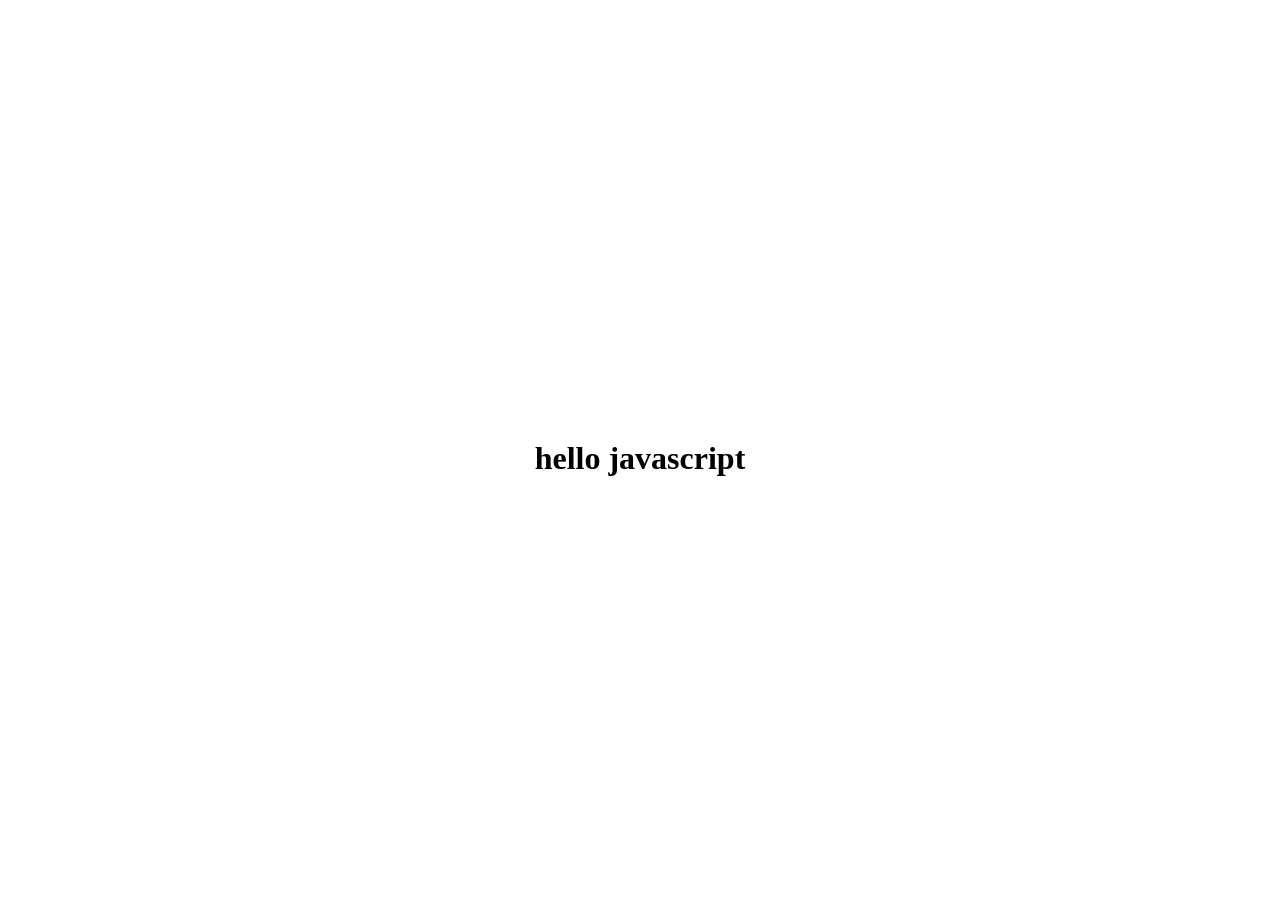
<file: client/index.html>
<!doctype html>
<html lang="ko">
  <head>
    <meta charset="UTF-8" />
    <meta name="viewport" content="width=device-width, initial-scale=1.0" />
    <title>범쌤과 함께하는 자바스크립트</title>
    <link rel="shortcut icon" href="./assets/tiger.svg" type="image/x-icon" />
    <link rel="stylesheet" href="./style.css" />
    <script src="https://cdnjs.cloudflare.com/ajax/libs/gsap/3.12.4/gsap.min.js"></script>
    <script src="./main.js" type="module"></script>
  </head>
  <body>
    <h1>
      <span>hello</span>
      <span>javascript</span>
    </h1>
  </body>
</html>
</file>
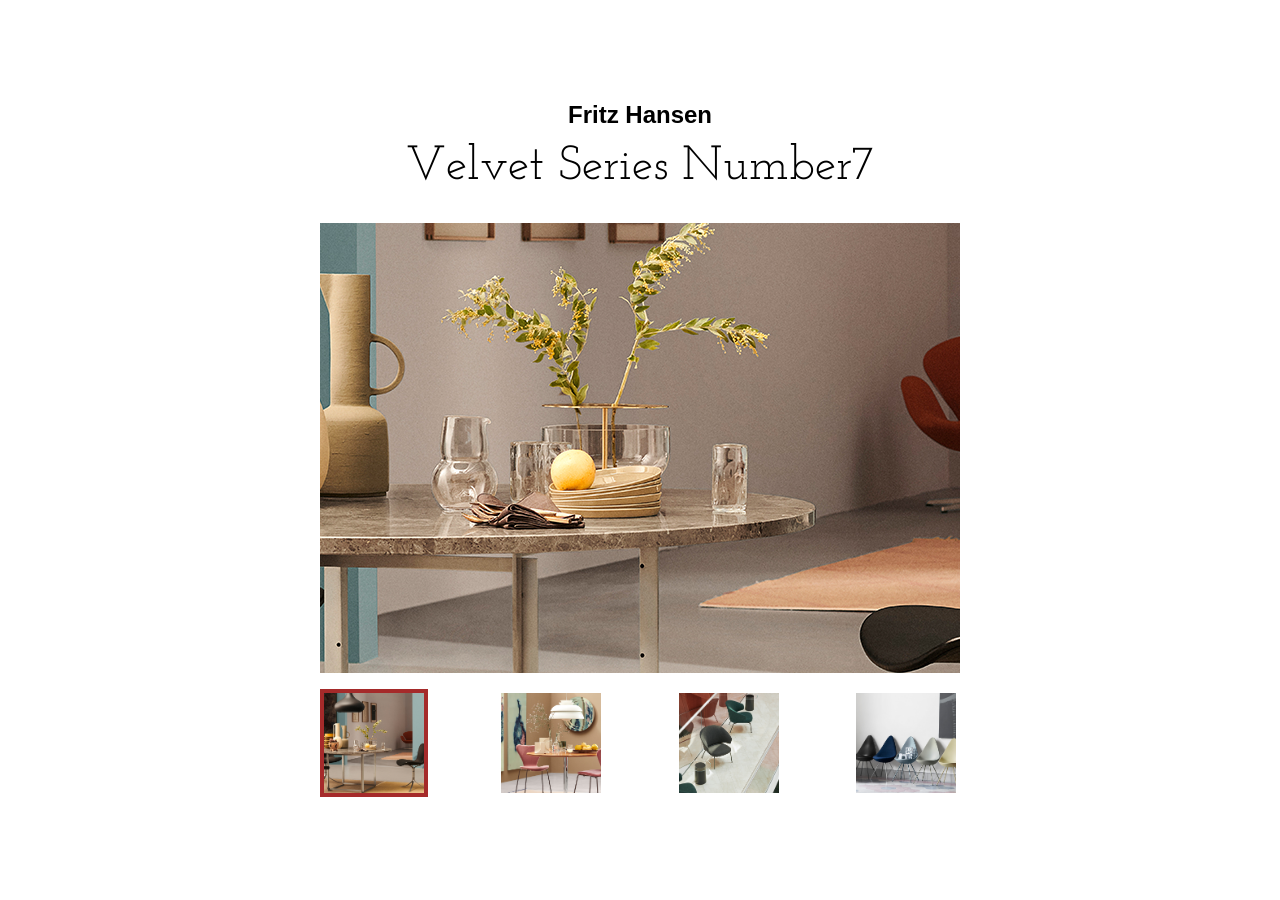
<file: delegation/client/part01.html>
<!doctype html>
<html lang="ko-KR">
  <head>
    <meta charset="UTF-8" />
    <meta http-equiv="X-UA-Compatible" content="IE=edge" />
    <meta name="viewport" content="width=device-width, initial-scale=1.0" />
    <title>Document</title>

    <link rel="stylesheet" href="./style/reset.css" />
    <link
      href="https://fonts.googleapis.com/css2?family=Josefin+Slab:wght@100&display=swap"
      rel="stylesheet"
    />
    <link rel="stylesheet" href="./style/part01.css" />
    <script src="https://cdnjs.cloudflare.com/ajax/libs/gsap/3.12.3/gsap.min.js"></script>
    <script src="./js/split.js"></script>
    <script defer src="./lib/dom/getNode.js"></script>
    <script defer src="./lib/dom/attr.js"></script>
    <script defer src="./lib/dom/css.js"></script>

    <script defer src="./js/part01.js"></script>
  </head>
  <body>
    <div class="container">
      <div class="heading">
        <h2>Fritz Hansen</h2>
        <h3>Velvet Series Number7</h3>
      </div>

      <div class="visual">
        <div>
          <img
            src="./assets/part01/visual1.jpg"
            alt="모던한 테이블과 화분의 조화를 표현한 공간"
          />
        </div>
      </div>

      <ul class="navigation">
        <li data-index="1" class="is-active">
          <a href="./assets/part01/visual1.jpg"
            ><img
              src="./assets/part01/visual1.jpg"
              alt="모던한 테이블과 화분의 조화를 표현한 공간"
          /></a>
        </li>
        <li data-index="2">
          <a href="./assets/part01/visual2.jpg"
            ><img
              src="./assets/part01/visual2.jpg"
              alt="강렬한 의자의 색상과 따뜻한 느낌의 공간"
          /></a>
        </li>
        <li data-index="3">
          <a href="./assets/part01/visual3.jpg"
            ><img
              src="./assets/part01/visual3.jpg"
              alt="호텔 라운지 느낌의 편안한 쉼터같은 의자가 있는 공간"
          /></a>
        </li>
        <li data-index="4">
          <a href="./assets/part01/visual4.jpg"
            ><img
              src="./assets/part01/visual4.jpg"
              alt="물방울 모양의 독특한 디자인의 의자들을 나열한 공간"
          /></a>
        </li>
      </ul>
    </div>
  </body>
</html>
</file>
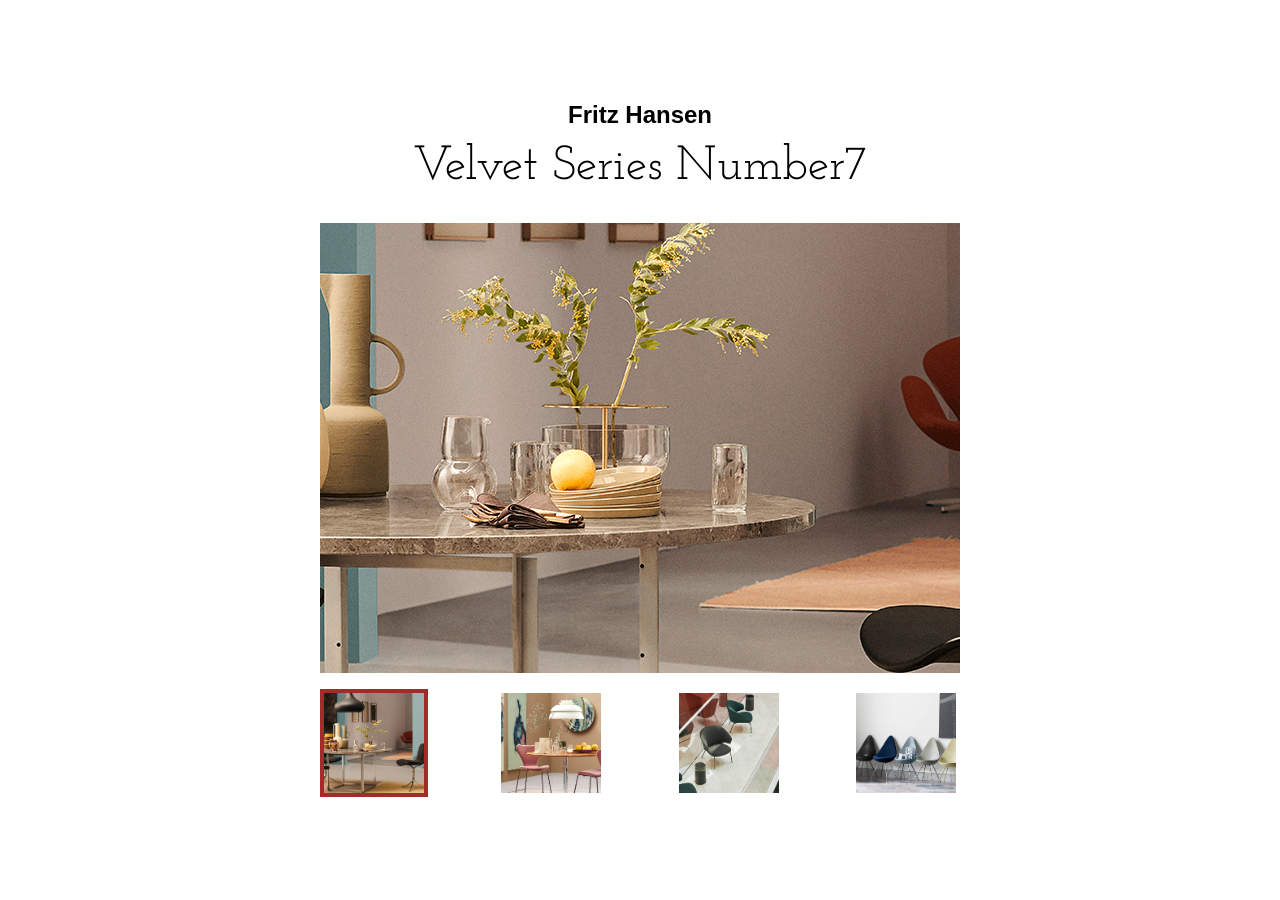
<file: delegation/client/part02.html>
<!doctype html>
<html lang="ko-KR">
  <head>
    <meta charset="UTF-8" />
    <meta http-equiv="X-UA-Compatible" content="IE=edge" />
    <meta name="viewport" content="width=device-width, initial-scale=1.0" />
    <title>jQuery</title>

    <link rel="stylesheet" href="./style/reset.css" />
    <link
      href="https://fonts.googleapis.com/css2?family=Josefin+Slab:wght@100&display=swap"
      rel="stylesheet"
    />
    <link rel="stylesheet" href="./style/part01.css" />

    <script src="https://code.jquery.com/jquery-3.7.0.min.js"></script>
    <script defer src="./js/part02.js"></script>
  </head>

  <body>
    <!-- 개떡같이 적어도 찰떡같이 알아듣고 해결해준다.  제이 쿼리 !!! -->

    <div class="container">
      <div class="heading">
        <h2>Fritz Hansen</h2>
        <h3>Velvet Series Number7</h3>
      </div>

      <div class="visual">
        <div>
          <img
            src="./assets/part01/visual1.jpg"
            alt="모던한 테이블과 화분의 조화를 표현한 공간"
          />
        </div>
      </div>

      <ul class="navigation">
        <li data-index="1" class="is-active">
          <a href="./assets/part01/visual1.jpg"
            ><img
              src="./assets/part01/visual1.jpg"
              alt="모던한 테이블과 화분의 조화를 표현한 공간"
          /></a>
        </li>
        <li data-index="2">
          <a href="./assets/part01/visual2.jpg"
            ><img
              src="./assets/part01/visual2.jpg"
              alt="강렬한 의자의 색상과 따뜻한 느낌의 공간"
          /></a>
        </li>
        <li data-index="3">
          <a href="./assets/part01/visual3.jpg"
            ><img
              src="./assets/part01/visual3.jpg"
              alt="호텔 라운지 느낌의 편안한 쉼터같은 의자가 있는 공간"
          /></a>
        </li>
        <li data-index="4">
          <a href="./assets/part01/visual4.jpg"
            ><img
              src="./assets/part01/visual4.jpg"
              alt="물방울 모양의 독특한 디자인의 의자들을 나열한 공간"
          /></a>
        </li>
      </ul>
    </div>
  </body>
</html>
</file>
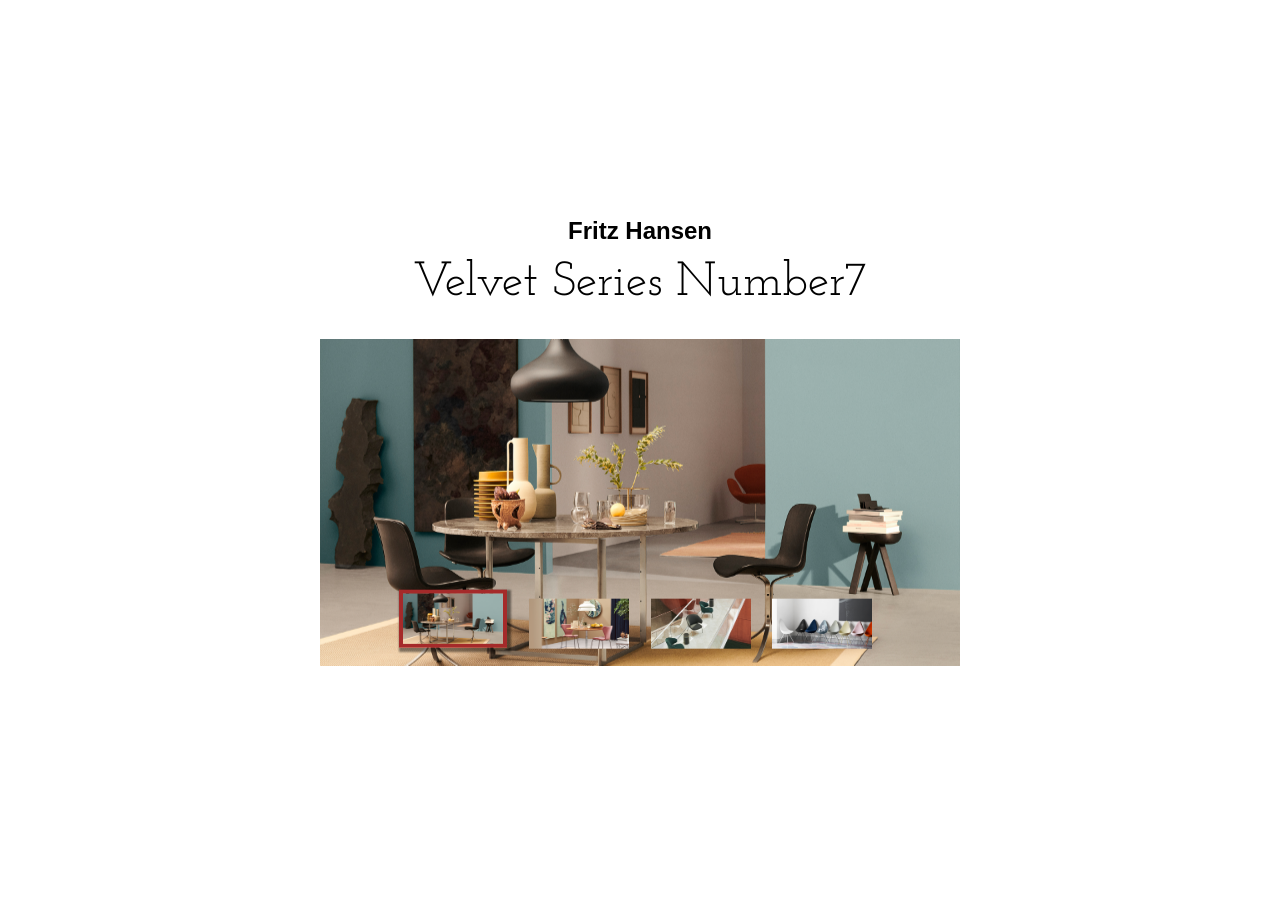
<file: delegation/client/part03.html>
<!doctype html>
<html lang="ko-KR">
  <head>
    <meta charset="UTF-8" />
    <meta http-equiv="X-UA-Compatible" content="IE=edge" />
    <meta name="viewport" content="width=device-width, initial-scale=1.0" />
    <title>swiper slide</title>

    <link rel="stylesheet" href="./style/reset.css" />
    <link
      href="https://fonts.googleapis.com/css2?family=Josefin+Slab:wght@100&display=swap"
      rel="stylesheet"
    />

    <link
      rel="stylesheet"
      href="https://cdn.jsdelivr.net/npm/swiper@11/swiper-bundle.min.css"
    />
    <link rel="stylesheet" href="./style/part03.css" />

    <script src="https://cdn.jsdelivr.net/npm/swiper@11/swiper-bundle.min.js"></script>
    <script defer src="./js/part03.js"></script>
  </head>

  <body>
    <div class="container">
      <div class="heading">
        <h2>Fritz Hansen</h2>
        <h3 class="is-active">
          <span>Velvet Series Number7</span>
        </h3>
      </div>

      <div class="swiper">
        <div class="swiper-wrapper">
          <div class="swiper-slide">
            <img
              src="./assets/part01/visual1.jpg"
              alt="모던한 테이블과 화분의 조화를 표현한 공간"
            />
          </div>
          <div class="swiper-slide">
            <img
              src="./assets/part01/visual2.jpg"
              alt="강렬한 의자의 색상과 따뜻한 느낌의 공간"
            />
          </div>
          <div class="swiper-slide">
            <img
              src="./assets/part01/visual3.jpg"
              alt="호텔 라운지 느낌의 편안한 쉼터같은 의자가 있는 공간"
            />
          </div>
          <div class="swiper-slide">
            <img
              src="./assets/part01/visual4.jpg"
              alt="물방울 모양의 독특한 디자인의 의자들을 나열한 공간"
            />
          </div>
        </div>
        <div class="swiper-pagination"></div>
      </div>
    </div>
  </body>
</html>
</file>
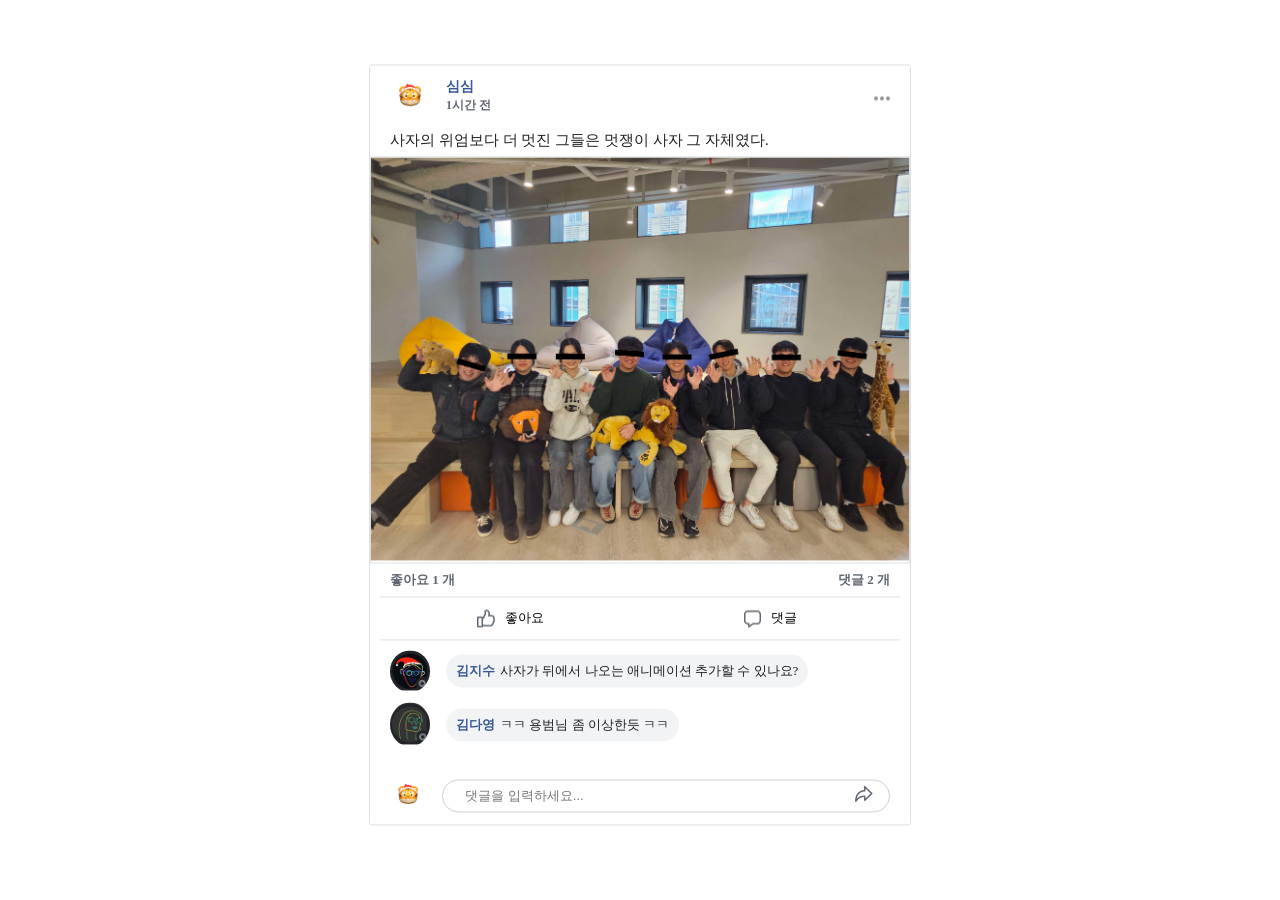
<file: delegation/client/part04.html>
<!DOCTYPE html>
<html lang="ko-KR">

    <head>
        <meta charset="UTF-8" />
        <meta http-equiv="X-UA-Compatible" content="IE=edge" />
        <meta name="viewport" content="width=device-width, initial-scale=1.0" />
        <link rel="stylesheet" href="./style/reset.css" />
        <link rel="stylesheet" href="./style/part04.css" />
        <title>facebook</title>
        <script src="./lib/dom/getNode.js"></script>
        <script src="./lib/dom/css.js"></script>
        <script src="./lib/dom/attr.js"></script>
        <script src="./lib/dom/insert.js"></script>
        <script defer src="./js/part04.js"></script>
    </head>

    <body>


        <div class="container">
            <article class="contents">
                <header>
                    <div class="profile_container">
                        <div class="profile_img"><img src="./assets/part03/tigerr.png" alt=""></div>
                        <div>
                            <div class="name"><a href="#">심심</a></div>
                            <div class="time">1시간 전</div>
                        </div>
                        <div class="more" data-name="more">
                            <span class="icon--more"></span>
                            <ul class="hidden_menu" data-name="contextMenu">
                                <li class="friendRequest"><button type="button">친구요청</button> </li>
                                <li class="save"><button type="button">저장하기</button></li>
                                <li class="edit"><a href="edit.html">수정</a></li>
                                <li class="delete" data-name="delete"><button type="button" value="삭제">삭제</button></li>
                            </ul>
                        </div>
                    </div>
                </header>
                <div class="main_article">
                    사자의 위엄보다 더 멋진 그들은 멋쟁이 사자 그 자체였다.
                </div>

                <div class="img_section">
                    <a href="#"><img src="./assets/part03/visual.jpg" alt=""></a>
                </div>

                <div class="ajax_field">
                    <div class="like">
                        좋아요
                        <span class="like_count" id="like-count-37">1</span>
                        개
                    </div>
                    <div class="comment">
                        댓글
                        <span class="comment_count">2</span>
                        개
                    </div>
                </div>

                <div class="btn_container">

                    <button class="like_btn" data-name="like">
                        <span class="icon icon--like-line"></span>
                        좋아요
                    </button>
                    <button class="comment_btn" data-name="comment">
                        <span class="icon icon--comment-line"></span>
                        댓글
                    </button>
                </div>

                <div class="comment_container">
                    <div class="id">
                        <div class="profile_img border_over"><img src="./assets/part03/su.png" alt="프로필사진"></div>
                        <div class="comment_field">
                            <div class="text_container">
                                <div class="name"><a href="#">김지수</a></div>
                                <div class="text_field">사자가 뒤에서 나오는 애니메이션 추가할 수 있나요?</div>
                            </div>
                        </div>
                    </div>

                    <div class="id">
                        <div class="profile_img border_over"><img src="./assets/part03/da.png" alt="프로필사진"></div>
                        <div class="comment_field">
                            <div class="text_container">
                                <div class="name"><a href="#">김다영</a></div>
                                <div class="text_field">ㅋㅋ 용범님 좀 이상한듯 ㅋㅋ</div>
                            </div>
                        </div>
                    </div>
                </div>

                <div class="comment_input">
                    <div class="profile_img"><img src="./assets/part03/tigerr.png" alt=""></div>
                    <div class="input_container">
                        <form>
                            <label for="comment37"></label>
                            <input type="text" id="comment37" placeholder="댓글을 입력하세요...">

                            <button type="submit" class="send" data-name="send">
                                <span class="icon--send"></span>
                            </button>
                        </form>
                    </div>
                </div>

            </article>
        </div>

    </body>

</html>
</file>
<file: client/style.css>
body {
  display: flex;
  justify-content: center;
  align-items: center;
  height: 100vh;
}
</file>
<file: delegation/client/style/part01.css>
.container{
  position: absolute;
  left: 50%;
  top: 50%;
  transform: translate(-50%,-50%);
  
}


.heading{
  text-align: center;
  margin-bottom: 2rem;
}

.heading h2{
  font-size: 1.5rem;
  margin-bottom: 1rem;
  font-family: Arial, Helvetica, sans-serif;
  font-weight: bold;
}

.heading h3{
  font-size: 3rem;
  font-family: 'Josefin Slab', serif;
}



.visual{
  max-width: 50vw;
  max-height: 50vh;
  display: flex;
  justify-content: center;
  align-items: center;
  overflow: hidden;
  margin-bottom: 1rem;
}


.navigation{
  display: flex;
  justify-content: space-between;
}

.navigation > li{
  width: 100px;
  height: 100px; 
  border: 4px solid transparent;
  transition: all .3s;
}

.navigation > li.is-active{
  border: 4px solid brown;
}

.navigation > li img{
  width: 100%;
  height: 100%;
  object-fit: cover;
}


@media screen and (max-width:900px) {
  .visual{
    max-width: 90vw;
  }
  .navigation > li{
    width: 65px;
    height: 65px; 
  }

  .heading h3{
    font-size:5vw;
  }

}


@media screen and (max-width:320px) {
  .visual{
    max-width: 320px;
  }

}
</file>
<file: delegation/client/style/part03.css>
.container {
  position: absolute;
  left: 50%;
  top: 50%;
  transform: translate(-50%, -50%);
}
.heading {
  text-align: center;
  margin-bottom: 2rem;
}

.heading h2 {
  font-size: 1.5rem;
  margin-bottom: 1rem;
  font-family: Arial, Helvetica, sans-serif;
  font-weight: bold;
}

.heading h3 {
  font-size: 3rem;
  font-family: "Josefin Slab", serif;
  overflow: hidden;
}

.heading h3 span {
  display: inline-block;
  transform: translateY(190%) rotate(10deg);
  transition: all 1s;
}

.heading h3.is-active span {
  transform: translateY(0) rotate(0);
  transition: all 0.5s;
}

.swiper {
  max-width: 50vw;
  max-height: 50vh;
  position: relative;
  margin-bottom: 1rem;
}

.swiper .swiper-slide {
  display: flex;
  justify-content: center;
  align-items: center;
  overflow: hidden;
}

.swiper .swiper-slide img {
  width: 100%;
}

.navigation {
  display: flex;
  justify-content: space-between;
}

.bullet {
  display: inline-block;
  width: 100px;
  height: 50px;
  /* background: red; */
  margin: 0.3rem;
  cursor: pointer;
  border: 4px solid transparent;
  transition: all 0.3s;
}

.bullet.is-active {
  border: 4px solid brown;
  transform: translate(-5px, -5px);
  box-shadow: 2px 2px 2px 2px rgba(0, 0, 0, 0.466);
}

.pagination {
  display: flex;
  justify-content: space-between;
}

.bullet img {
  width: 100%;
  height: 100%;
  object-fit: cover;
}

@media screen and (max-width: 900px) {
  .swiper {
    max-width: 90vw;
  }
}

/* .swiper-pagination-bullet{
  background-color: black !important
}
 */
</file>
<file: delegation/client/style/part04.css>
.container {
  position: absolute;
  left: 50%;
  top: 50%;
  transform: translate(-50%, -50%);
}

.container .contents {
  background-color: #fff;
  margin-bottom: 10px;
  border: 1px solid #dddfe2;
  border-radius: 3px;
  color: #606770;
  font-size: 13px;
  font-weight: bold;
  max-width: 540px;
  min-width: 380px;
}

.contents header {
  position: relative;
  padding: 10px 20px;
}

.profile_img {
  margin-right: 1rem;
  width: 40px;
}

.profile_img img {
  width: 100%;
}

.contents .profile_container {
  display: flex;
  align-items: center;
}

.contents .profile_container .name {
  color: #385898;
  font-size: 14px;
  margin-bottom: 5px;
}

.contents .profile_container .time {
  font-size: 12px;
  color: #616770;
}

.contents .profile_container .profile_img {
  width: 40px;
  height: 40px;
  display: flex;
  align-items: center;
}

.border_over {
  overflow: hidden;
  border-radius: 50%;
  min-width: 40px;
  /* mi */
}

.contents .more {
  margin-left: auto;
  cursor: pointer;
  padding: 10px 0;
  position: relative;
}

.contents .more.active .hidden_menu {
  display: block;
}

.contents .hidden_menu {
  position: absolute;
  right: 20px;
  top: 30px;
  width: 100px;
  border-radius: 3px;
  border: 1px solid #dddfe2;
  display: none;
}

a {
  color: #385898;
  text-decoration: none;
}

.contents .hidden_menu > li {
  padding: 5px 10px;
  background-color: #fff;
  text-align: center;
  border-bottom: 1px solid rgba(221, 223, 226, 0.57);
}

.contents .hidden_menu > li:hover {
  background: #ddd;
}

.contents .hidden_menu > li > * {
  background: transparent;
  border: none;
  font-size: 12px;
  outline: none;
  cursor: pointer;
}

.contents .main_article {
  padding: 5px 20px;
  /* color: var(--fds-gray-100); */
  color: #1c1e21;
  font-size: 15px;
  line-height: 1.38;
  font-weight: normal;
}

.contents .img_section {
  overflow: hidden;
  box-sizing: border-box;
  border: 1px solid #dddfe2;
}

.contents .img_section img {
  width: 100%;
}

.contents .ajax_field {
  padding: 10px 20px;
  display: flex;
  justify-content: space-between;
}

.contents .btn_container {
  display: flex;
  height: 42px;
  border-top: 1px solid #dddfe2;
  border-bottom: 1px solid #dddfe2;
  margin: 0 10px;
}

.contents .btn_container .like_btn.active span {
  background: url("../assets/part03/bg05.png") no-repeat 0 -422px;
}

.contents .btn_container > button {
  flex: 1;
  display: flex;
  align-items: center;
  justify-content: center;
  cursor: pointer;
  background: transparent;
  border: none;
}

.contents .btn_container > button:hover {
  background: #ebedf0;
}

.contents .comment_container {
  padding: 10px 20px;
  color: #385898;
  overflow: auto;
  max-height: 250px;
}

.contents .comment_container .id {
  display: flex;
  margin-bottom: 10px;
  align-items: center;
}

.contents .comment_container .delete {
  margin-left: auto;
  cursor: pointer;
}

.contents .comment_container .text_container {
  display: flex;
  padding: 10px;
  background: #f2f3f5;
  border-radius: 30px;
}

.contents .comment_container .name {
  margin-right: 5px;
  min-width: 34px;
}

.contents .comment_container .text_field {
  color: #1c1e21;
  font-weight: 500;
  /* min-width: 380px; */
}

.contents .comment_input {
  display: flex;
  padding: 10px 20px;
  align-items: center;
}

.contents .comment_input .input_container {
  width: 100%;
  padding: 7px 0;
  background: var(--fds-gray-05);
  border: 1px solid #ccd0d5;
  border-radius: 30px;
  text-align: center;
  position: relative;
}

.contents .input_container input {
  width: 90%;
  height: 100%;
  border: none;
  background: none;
  outline: none;
}

.contents .input_container button {
  background: transparent;
  border: none;
  position: absolute;
  right: 10px;
  top: 50%;
  transform: translateY(-50%);
  cursor: pointer;
}

.icon--like-line {
  display: inline-block;
  background: url("../assets/part03/bg05.png") no-repeat -38px -422px;
  width: 18px;
  height: 18px;
}

.icon--comment-line {
  display: inline-block;
  background: url("../assets/part03/bg04.png") no-repeat -414px -246px;
  width: 17px;
  height: 17px;
}

.icon {
  margin-right: 10px;
}

.icon--more {
  display: inline-block;
  background: url("../assets/part03/bg03.png") no-repeat -2px -300px;
  width: 16px;
  height: 4px;
}

.icon--send {
  display: inline-block;
  background: url("../assets/part03/bg04.png") no-repeat -433px -246px;
  width: 18px;
  height: 16px;
}
</file>
